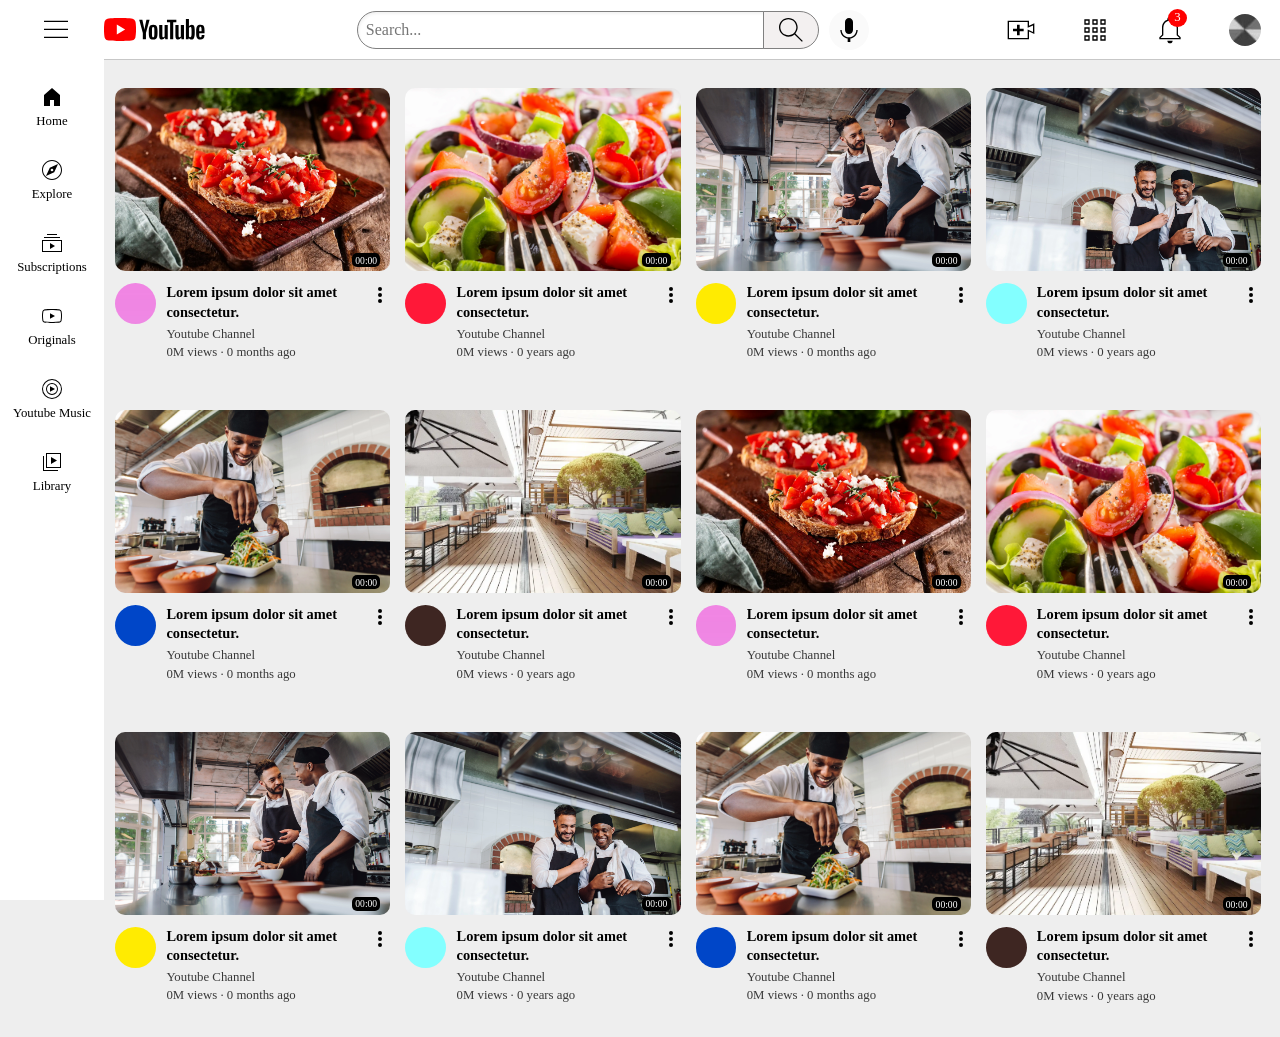
<file: index.html>
<!DOCTYPE html>
<html lang="en">
  <head>
    <meta charset="UTF-8" />
    <meta name="viewport" content="width=device-width, initial-scale=1.0" />
    <title>Youtube Clone 2</title>
    <link rel="stylesheet" href="styles/general.css" />
    <link rel="stylesheet" href="styles/header.css" />
    <link rel="stylesheet" href="styles/sidebar.css" />
    <link rel="stylesheet" href="styles/video.css" />
  </head>

  <body>
    <header class="header">
      <div class="left-section">
        <img src="icons/header/hamburger-menu.svg" class="hamburger-menu" />
        <img src="icons/header/youtube-logo.svg" class="youtube-logo" />
      </div>

      <div class="middle-section">
        <input type="text" placeholder="Search..." class="search-bar" />
        <div class="search-btn">
          <img src="icons/header/search.svg" class="search-icon" />
          <div class="tool-tip">Search</div>
        </div>
        <button class="voice-search-btn">
          <img
            src="icons/header/voice-search-icon.svg"
            class="voice-search-icon"
          />
          <div class="tool-tip">Search with your voice</div>
        </button>
      </div>

      <div class="right-section">
        <div class="upload-icon-container">
          <img src="icons/header/upload.svg" class="upload-icon" />
          <div class="tool-tip">Create</div>
        </div>

        <div class="youtube-apps-container">
          <img src="icons/header/youtube-apps.svg" class="youtube-apps-icon" />
          <div class="tool-tip">Apps</div>
        </div>
        <div class="notifications-icon-container">
          <img
            src="icons/header/notifications.svg"
            class="notifications-icon"
          />
          <div class="notifications-count">3</div>
          <div class="tool-tip">Notifications</div>
        </div>

        <img src="user/tex4.jpg" class="current-user-picture" />
      </div>
    </header>

    <nav class="sidebar">
      <div class="sidebar-link">
        <img src="icons/sidebar/home.svg" />
        <div>Home</div>
      </div>
      <div class="sidebar-link">
        <img src="icons/sidebar/explore.svg" />
        <div>Explore</div>
      </div>
      <div class="sidebar-link">
        <img src="icons/sidebar/subscriptions.svg" />
        <div>Subscriptions</div>
      </div>
      <div class="sidebar-link">
        <img src="icons/sidebar/originals.svg" />
        <div>Originals</div>
      </div>
      <div class="sidebar-link">
        <img src="icons/sidebar/youtube-music.svg" />
        <div>Youtube Music</div>
      </div>
      <div class="sidebar-link">
        <img src="icons/sidebar/library.svg" />
        <div>Library</div>
      </div>
    </nav>

    <main>
      <section class="video-grid">
        <div class="video-preview">
          <div class="thumbnail-row">
            <img src="thumbnails/bruschetta-50.webp" class="thumbnail" />
            <div class="video-time">00:00</div>
          </div>

          <div class="video-info-grid">
            <div class="channel-picture">
              <div class="image-container">
                <img class="profile-picture" src="channel-pictures/grad1.jpg" />
                <div class="channel-tooltip">
                  <img src="channel-pictures/grad1.jpg" />
                  <div class="tooltip-info">
                    <p class="tooltip-title">Youtube Channel</p>
                    <p class="tooltip-stats">100M subscribers</p>
                  </div>
                </div>
              </div>
            </div>
            <div class="video-info">
              <div class="video-title-container">
                <p class="video-title">
                  Lorem ipsum dolor sit amet consectetur.
                </p>
                <div class="dots-container">
                  <img src="icons/main/mdi--dots-vertical.svg" />
                </div>
              </div>
              <p class="video-author">Youtube Channel</p>
              <p class="video-stats">0M views &#183; 0 months ago</p>
            </div>
          </div>
        </div>

        <div class="video-preview">
          <div class="thumbnail-row">
            <img src="thumbnails/greek-salad-50.webp" class="thumbnail" />
            <div class="video-time">00:00</div>
          </div>

          <div class="video-info-grid">
            <div class="channel-picture">
              <div class="image-container">
                <img class="profile-picture" src="channel-pictures/grad2.jpg" />
                <div class="channel-tooltip">
                  <img src="channel-pictures/grad2.jpg" />
                  <div class="tooltip-info">
                    <p class="tooltip-title">Youtube Channel</p>
                    <p class="tooltip-stats">100M subscribers</p>
                  </div>
                </div>
              </div>
            </div>

            <div class="video-info">
              <div class="video-title-container">
                <p class="video-title">
                  Lorem ipsum dolor sit amet consectetur.
                </p>
                <div class="dots-container">
                  <img src="icons/main/mdi--dots-vertical.svg" />
                </div>
              </div>
              <p class="video-author">Youtube Channel</p>
              <p class="video-stats">0M views &#183; 0 years ago</p>
            </div>
          </div>
        </div>

        <div class="video-preview">
          <div class="thumbnail-row">
            <img src="thumbnails/Mario-and-Adrian-A.webp" class="thumbnail" />
            <div class="video-time">00:00</div>
          </div>

          <div class="video-info-grid">
            <div class="channel-picture">
              <div class="image-container">
                <img class="profile-picture" src="channel-pictures/grad3.jpg" />
                <div class="channel-tooltip">
                  <img src="channel-pictures/grad3.jpg" />
                  <div class="tooltip-info">
                    <p class="tooltip-title">Youtube Channel</p>
                    <p class="tooltip-stats">100M subscribers</p>
                  </div>
                </div>
              </div>
            </div>
            <div class="video-info">
              <div class="video-title-container">
                <p class="video-title">
                  Lorem ipsum dolor sit amet consectetur.
                </p>
                <div class="dots-container">
                  <img src="icons/main/mdi--dots-vertical.svg" />
                </div>
              </div>
              <p class="video-author">Youtube Channel</p>
              <p class="video-stats">0M views &#183; 0 months ago</p>
            </div>
          </div>
        </div>

        <div class="video-preview">
          <div class="thumbnail-row">
            <img src="thumbnails/Mario-and-Adrian-B.webp" class="thumbnail" />
            <div class="video-time">00:00</div>
          </div>

          <div class="video-info-grid">
            <div class="channel-picture">
              <div class="image-container">
                <img class="profile-picture" src="channel-pictures/grad4.jpg" />
                <div class="channel-tooltip">
                  <img src="channel-pictures/grad4.jpg" />
                  <div class="tooltip-info">
                    <p class="tooltip-title">Youtube Channel</p>
                    <p class="tooltip-stats">100M subscribers</p>
                  </div>
                </div>
              </div>
            </div>
            <div class="video-info">
              <div class="video-title-container">
                <p class="video-title">
                  Lorem ipsum dolor sit amet consectetur.
                </p>
                <div class="dots-container">
                  <img src="icons/main/mdi--dots-vertical.svg" />
                </div>
              </div>
              <p class="video-author">Youtube Channel</p>
              <p class="video-stats">0M views &#183; 0 years ago</p>
            </div>
          </div>
        </div>

        <div class="video-preview">
          <div class="thumbnail-row">
            <img src="thumbnails/restaurant-chef-B.webp" class="thumbnail" />
            <div class="video-time">00:00</div>
          </div>

          <div class="video-info-grid">
            <div class="channel-picture">
              <div class="image-container">
                <img class="profile-picture" src="channel-pictures/grad5.jpg" />
                <div class="channel-tooltip">
                  <img src="channel-pictures/grad5.jpg" />
                  <div class="tooltip-info">
                    <p class="tooltip-title">Youtube Channel</p>
                    <p class="tooltip-stats">100M subscribers</p>
                  </div>
                </div>
              </div>
            </div>
            <div class="video-info">
              <div class="video-title-container">
                <p class="video-title">
                  Lorem ipsum dolor sit amet consectetur.
                </p>
                <div class="dots-container">
                  <img src="icons/main/mdi--dots-vertical.svg" />
                </div>
              </div>
              <p class="video-author">Youtube Channel</p>
              <p class="video-stats">0M views &#183; 0 months ago</p>
            </div>
          </div>
        </div>

        <div class="video-preview">
          <div class="thumbnail-row">
            <img src="thumbnails/restaurant.webp" class="thumbnail" />
            <div class="video-time">00:00</div>
          </div>

          <div class="video-info-grid">
            <div class="channel-picture">
              <div class="image-container">
                <img class="profile-picture" src="channel-pictures/grad6.jpg" />
                <div class="channel-tooltip">
                  <img src="channel-pictures/grad6.jpg" />
                  <div class="tooltip-info">
                    <p class="tooltip-title">Youtube Channel</p>
                    <p class="tooltip-stats">100M subscribers</p>
                  </div>
                </div>
              </div>
            </div>
            <div class="video-info">
              <div class="video-title-container">
                <p class="video-title">
                  Lorem ipsum dolor sit amet consectetur.
                </p>
                <div class="dots-container">
                  <img src="icons/main/mdi--dots-vertical.svg" />
                </div>
              </div>
              <p class="video-author">Youtube Channel</p>
              <p class="video-stats">0M views &#183; 0 years ago</p>
            </div>
          </div>
        </div>

        <div class="video-preview">
          <div class="thumbnail-row">
            <img src="thumbnails/bruschetta-50.webp" class="thumbnail" />
            <div class="video-time">00:00</div>
          </div>

          <div class="video-info-grid">
            <div class="channel-picture">
              <div class="image-container">
                <img class="profile-picture" src="channel-pictures/grad1.jpg" />
                <div class="channel-tooltip">
                  <img src="channel-pictures/grad1.jpg" />
                  <div class="tooltip-info">
                    <p class="tooltip-title">Youtube Channel</p>
                    <p class="tooltip-stats">100M subscribers</p>
                  </div>
                </div>
              </div>
            </div>
            <div class="video-info">
              <div class="video-title-container">
                <p class="video-title">
                  Lorem ipsum dolor sit amet consectetur.
                </p>
                <div class="dots-container">
                  <img src="icons/main/mdi--dots-vertical.svg" />
                </div>
              </div>
              <p class="video-author">Youtube Channel</p>
              <p class="video-stats">0M views &#183; 0 months ago</p>
            </div>
          </div>
        </div>

        <div class="video-preview">
          <div class="thumbnail-row">
            <img src="thumbnails/greek-salad-50.webp" class="thumbnail" />
            <div class="video-time">00:00</div>
          </div>

          <div class="video-info-grid">
            <div class="channel-picture">
              <div class="image-container">
                <img class="profile-picture" src="channel-pictures/grad2.jpg" />
                <div class="channel-tooltip">
                  <img src="channel-pictures/grad2.jpg" />
                  <div class="tooltip-info">
                    <p class="tooltip-title">Youtube Channel</p>
                    <p class="tooltip-stats">100M subscribers</p>
                  </div>
                </div>
              </div>
            </div>

            <div class="video-info">
              <div class="video-title-container">
                <p class="video-title">
                  Lorem ipsum dolor sit amet consectetur.
                </p>
                <div class="dots-container">
                  <img src="icons/main/mdi--dots-vertical.svg" />
                </div>
              </div>
              <p class="video-author">Youtube Channel</p>
              <p class="video-stats">0M views &#183; 0 years ago</p>
            </div>
          </div>
        </div>

        <div class="video-preview">
          <div class="thumbnail-row">
            <img src="thumbnails/Mario-and-Adrian-A.webp" class="thumbnail" />
            <div class="video-time">00:00</div>
          </div>

          <div class="video-info-grid">
            <div class="channel-picture">
              <div class="image-container">
                <img class="profile-picture" src="channel-pictures/grad3.jpg" />
                <div class="channel-tooltip">
                  <img src="channel-pictures/grad3.jpg" />
                  <div class="tooltip-info">
                    <p class="tooltip-title">Youtube Channel</p>
                    <p class="tooltip-stats">100M subscribers</p>
                  </div>
                </div>
              </div>
            </div>
            <div class="video-info">
              <div class="video-title-container">
                <p class="video-title">
                  Lorem ipsum dolor sit amet consectetur.
                </p>
                <div class="dots-container">
                  <img src="icons/main/mdi--dots-vertical.svg" />
                </div>
              </div>
              <p class="video-author">Youtube Channel</p>
              <p class="video-stats">0M views &#183; 0 months ago</p>
            </div>
          </div>
        </div>

        <div class="video-preview">
          <div class="thumbnail-row">
            <img src="thumbnails/Mario-and-Adrian-B.webp" class="thumbnail" />
            <div class="video-time">00:00</div>
          </div>

          <div class="video-info-grid">
            <div class="channel-picture">
              <div class="image-container">
                <img class="profile-picture" src="channel-pictures/grad4.jpg" />
                <div class="channel-tooltip">
                  <img src="channel-pictures/grad4.jpg" />
                  <div class="tooltip-info">
                    <p class="tooltip-title">Youtube Channel</p>
                    <p class="tooltip-stats">100M subscribers</p>
                  </div>
                </div>
              </div>
            </div>
            <div class="video-info">
              <div class="video-title-container">
                <p class="video-title">
                  Lorem ipsum dolor sit amet consectetur.
                </p>
                <div class="dots-container">
                  <img src="icons/main/mdi--dots-vertical.svg" />
                </div>
              </div>
              <p class="video-author">Youtube Channel</p>
              <p class="video-stats">0M views &#183; 0 years ago</p>
            </div>
          </div>
        </div>

        <div class="video-preview">
          <div class="thumbnail-row">
            <img src="thumbnails/restaurant-chef-B.webp" class="thumbnail" />
            <div class="video-time">00:00</div>
          </div>

          <div class="video-info-grid">
            <div class="channel-picture">
              <div class="image-container">
                <img class="profile-picture" src="channel-pictures/grad5.jpg" />
                <div class="channel-tooltip">
                  <img src="channel-pictures/grad5.jpg" />
                  <div class="tooltip-info">
                    <p class="tooltip-title">Youtube Channel</p>
                    <p class="tooltip-stats">100M subscribers</p>
                  </div>
                </div>
              </div>
            </div>
            <div class="video-info">
              <div class="video-title-container">
                <p class="video-title">
                  Lorem ipsum dolor sit amet consectetur.
                </p>
                <div class="dots-container">
                  <img src="icons/main/mdi--dots-vertical.svg" />
                </div>
              </div>
              <p class="video-author">Youtube Channel</p>
              <p class="video-stats">0M views &#183; 0 months ago</p>
            </div>
          </div>
        </div>

        <div class="video-preview">
          <div class="thumbnail-row">
            <img src="thumbnails/restaurant.webp" class="thumbnail" />
            <div class="video-time">00:00</div>
          </div>

          <div class="video-info-grid">
            <div class="channel-picture">
              <div class="image-container">
                <img class="profile-picture" src="channel-pictures/grad6.jpg" />
                <div class="channel-tooltip">
                  <img src="channel-pictures/grad6.jpg" />
                  <div class="tooltip-info">
                    <p class="tooltip-title">Youtube Channel</p>
                    <p class="tooltip-stats">100M subscribers</p>
                  </div>
                </div>
              </div>
            </div>
            <div class="video-info">
              <div class="video-title-container">
                <p class="video-title">
                  Lorem ipsum dolor sit amet consectetur.
                </p>
                <div class="dots-container">
                  <img src="icons/main/mdi--dots-vertical.svg" />
                </div>
              </div>
              <p class="video-author">Youtube Channel</p>
              <p class="video-stats">0M views &#183; 0 years ago</p>
            </div>
          </div>
        </div>
      </section>
    </main>
  </body>
</html>
</file>
<file: styles/general.css>
*,
::before,
::after {
  margin: 0;
  padding: 0;
  box-sizing: border-box;
}

body {
  padding: 5.5rem 1.2rem 2rem 7.2rem;
  background-color: rgb(238, 238, 238);
  font-family: cursive, Cambria, Cochin, Georgia, Times, "Times New Roman",
    serif;
}
</file>
<file: styles/header.css>
.header {
  background-color: white;
  height: 3.75rem;
  display: flex;
  justify-content: space-between;
  padding-right: 1.2rem;
  position: fixed;
  top: 0;
  left: 0;
  right: 0;
  z-index: 1000;
  border-bottom: 1px solid rgb(199, 199, 199);
}

.left-section {
  display: flex;
  align-items: center;
}
.hamburger-menu {
  height: 2rem;
  margin-left: 2.5rem;
  margin-right: 2rem;
}
.youtube-logo {
  height: 1.4rem;
}

.middle-section {
  flex: 1;
  margin-left: 3rem;
  margin-right: 2rem;
  max-width: 32rem;
  display: flex;
  align-items: center;
}
.search-bar {
  flex: 1;
  height: 2.375rem;
  padding-left: 0.5rem;
  font-size: 1rem;
  border: 1px solid grey;
  border-radius: 20px 0px 0px 20px;
  box-shadow: inset 1px 2px 3px rgba(0, 0, 0, 0.05);
  width: 0; /*for shreinking all the way*/
}
.search-bar::placeholder {
  font-family: cursive;
  font-size: 1rem;
}
.search-btn,
.voice-search-btn,
.upload-icon-container,
.youtube-apps-container,
.notifications-icon-container {
  position: relative;
  /*to center the tool tips with
   their corresponding buttons*/
  display: flex;
  justify-content: center;
  align-items: center;
}

.search-btn {
  height: 2.375rem;
  width: 3.5rem;
  background-color: rgb(243, 240, 240);
  border: 1px solid grey;
  margin-left: -10px;
  margin-right: 10px;
  border-radius: 0px 20px 20px 0px;
}
.search-btn .tool-tip,
.voice-search-btn .tool-tip,
.upload-icon-container .tool-tip,
.youtube-apps-container .tool-tip,
.notifications-icon-container .tool-tip {
  background-color: grey;
  color: white;
  padding: 0.2rem 0.5rem;
  border-radius: 3px;
  font-size: 0.8rem;
  font-family: "Segoe UI";

  position: absolute;
  bottom: -30px;
  opacity: 0;
  transition: opacity 100ms;
  white-space: nowrap;
  pointer-events: none;

  /*
  this code:
  .search-btn:hover .tool-tip {
  opacity: 1;
  }, makes sure that when we hover over the search button,
  the "Search" tool tip appears, but since the tool tip
  itself is inside the search button, when you hover over it
  the appears too, so to avoid that, we set this code:
  pointer-events: none; on the  .tool-tip
  */
}
.search-btn:hover .tool-tip,
.voice-search-btn:hover .tool-tip,
.upload-icon-container:hover .tool-tip,
.youtube-apps-container:hover .tool-tip,
.notifications-icon-container:hover .tool-tip {
  opacity: 1;
}

.search-icon {
  height: 2rem;
}
.voice-search-btn {
  height: 2.5rem;
  width: 2.5rem;
  border-radius: 50%;
  border: none;
  background-color: rgb(250, 250, 250);
}
.voice-search-icon {
  height: 2rem;
}

.right-section {
  width: 16rem;
  display: flex;
  justify-content: space-between;
  align-items: center;
  flex-shrink: 0;
}
.upload-icon,
.youtube-apps-icon,
.notifications-icon {
  height: 2rem;
}
.notifications-icon-container {
  position: relative;
}
.notifications-count {
  padding: 0.1rem 0.4rem;
  background-color: red;
  color: white;
  font-size: 0.8rem;
  border-radius: 50%;

  position: absolute;
  top: -5px;
  right: -1px;
}
.current-user-picture {
  height: 2rem;
  border-radius: 16px;
}
</file>
<file: styles/sidebar.css>
.sidebar {
  background-color: white;
  position: fixed;
  top: 55px;
  left: 0;
  bottom: 0;
  z-index: 1001;
  width: 6.5rem;
  padding-top: 1rem;
}
.sidebar-link {
  background-color: white;
  height: 4.5rem;
  white-space: nowrap;
  margin-bottom: 1px;
  display: flex;
  flex-direction: column;
  justify-content: center;
  align-items: center;
  cursor: pointer;
}
.sidebar-link:hover {
  background-color: rgb(230, 230, 230);
  border-radius: 10px;
}
.sidebar-link img {
  height: 1.5rem;
  margin-bottom: 5px;
}
.sidebar-link div {
  font-size: 0.8rem;
}
</file>
<file: styles/video.css>
.video-grid {
  display: grid;
  grid-template-columns: repeat(auto-fit, minmax(250px, 1fr));
  gap: 50px 15px;
}

.thumbnail-row {
  margin-bottom: 0.5rem;
  position: relative;
}
.thumbnail {
  width: 100%;
  border-radius: 10px;
}
.video-time {
  background-color: black;
  color: white;
  position: absolute;
  bottom: 8px;
  right: 10px;
  font-size: 0.6rem;
  font-weight: 500;
  padding: 0.1rem 0.2rem;
  border-radius: 5px;
}

.video-info-grid {
  display: grid;
  grid-template-columns: 3.2rem 1fr;
}

.image-container {
  position: relative;
}
.image-container .channel-tooltip {
  background-color: rgb(255, 255, 255);
  width: 250px;
  padding: 10px 15px;
  display: grid;
  grid-template-columns: 50px 1fr;
  align-items: center;
  border-radius: 8px;
  box-shadow: 1px 1px 4px rgba(0, 0, 0, 0.5);
  position: absolute;
  z-index: 1002;
  opacity: 0;
  transition: opacity 100ms;
  pointer-events: none;
}

.image-container:hover .channel-tooltip {
  opacity: 1;
}
.channel-tooltip img {
  width: 90%;
  border-radius: 50%;
  margin-right: 0.7rem;
}
.tooltip-info .tooltip-title {
  color: rgb(0, 0, 0);
  font-size: 0.75rem;
  font-weight: 550;
  margin-bottom: 0.4rem;
}
.tooltip-info .tooltip-stats {
  color: rgb(151, 151, 151);
  font-size: 10px;
}

.profile-picture {
  width: 80%;
  border-radius: 50%;
}

.video-title {
  font-size: 0.9rem;
  font-weight: 600;
  line-height: 1.2rem;
  margin-bottom: 0.3rem;
}
.video-author,
.video-stats {
  font-size: 0.8rem;
  color: rgb(56, 56, 56);
}
.video-author {
  margin-bottom: 0.2rem;
}

.video-title-container {
  display: grid;
  grid-template-columns: 1fr 20px;
  align-items: start;
  gap: 1.5rem;
}
.dots-container {
  display: flex;
  flex-direction: column;
  gap: 0;
  justify-content: center;
  align-items: center;
}
.dots-container {
  width: 100%;
}
</file>
